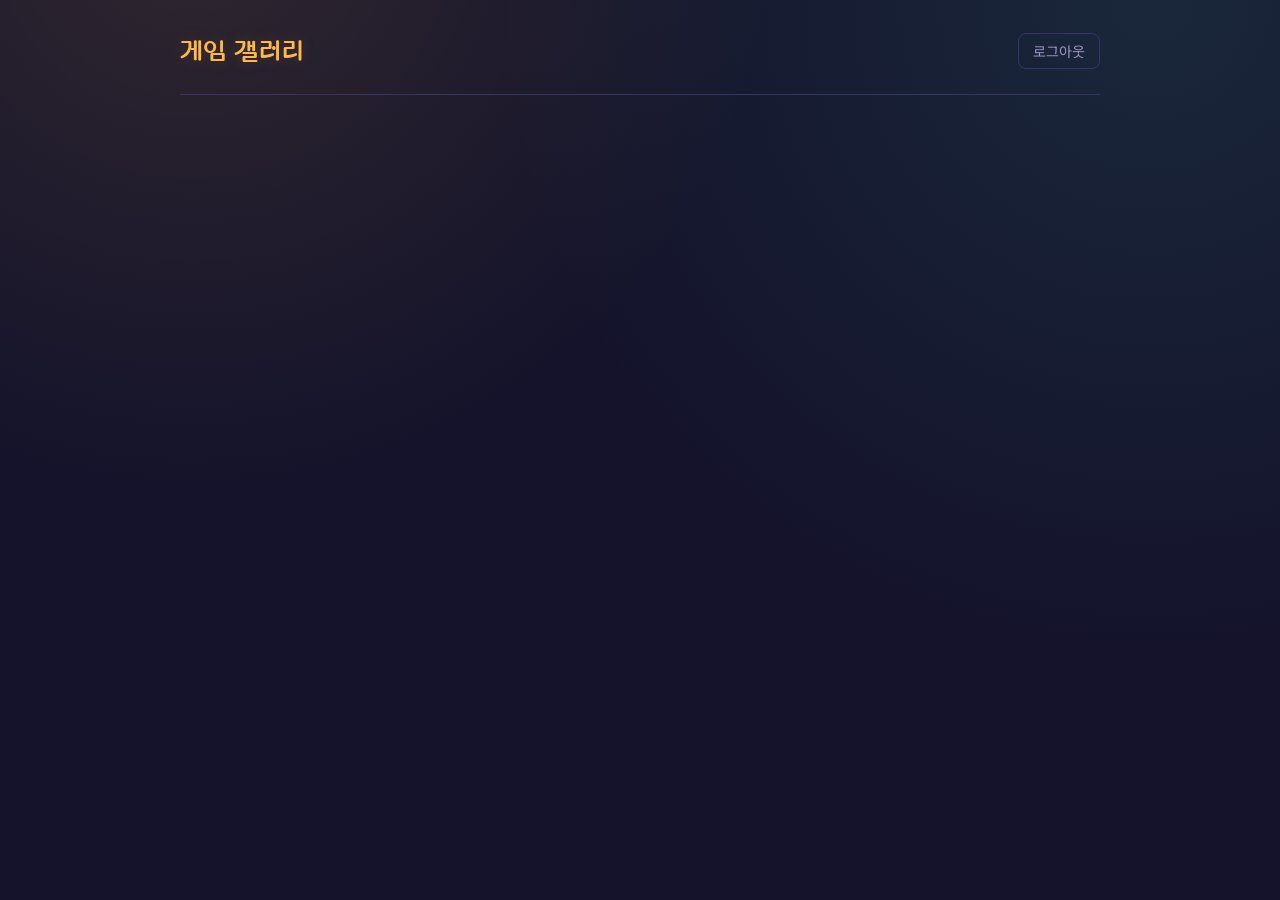
<file: index.html>
<!DOCTYPE html>
<html lang="ko">
<head>
  <meta charset="UTF-8">
  <meta name="viewport" content="width=device-width, initial-scale=1">
  <title>게임 갤러리</title>
  <link rel="preconnect" href="https://fonts.googleapis.com">
  <link href="https://fonts.googleapis.com/css2?family=Gugi&family=Noto+Sans+KR:wght@400;500;700&display=swap" rel="stylesheet">
  <link rel="stylesheet" href="style.css">
</head>
<body>

  <div class="page">
    <div class="navbar">
      <h2>게임 갤러리</h2>
      <div class="navbar-right">
        <span id="user-email"></span>
        <button id="logout-btn" class="btn-ghost btn-small">로그아웃</button>
      </div>
    </div>

    <ul id="game-list" class="game-grid"></ul>

    <div id="unity-container" style="display:none;">
      <canvas id="unity-canvas"></canvas>
    </div>

    <div id="comments-section" style="display:none;">
      <h3>댓글</h3>
      <ul id="comment-list"></ul>
      <div class="comment-form">
        <input id="comment-input" type="text" placeholder="댓글을 남겨보세요">
        <button id="comment-submit" class="btn-primary" style="width:auto;">등록</button>
      </div>
    </div>
  </div>

  <script type="module">
    import { neon } from './neonClient.js';

    let currentGameId = null;

    const { data } = await neon.auth.getSession();
    if (!data?.session) {
      location.href = 'login.html';
    }
    document.getElementById('user-email').textContent = data.session.user.email;

    document.getElementById('logout-btn').onclick = async () => {
      await neon.auth.signOut();
      location.href = 'login.html';
    };

    async function loadGameList() {
      const { data: games, error } = await neon.from('games').select();
      if (error) { console.error(error); return; }

      const list = document.getElementById('game-list');
      list.innerHTML = '';

      if (!games?.length) {
        list.innerHTML = '<li class="empty-state" style="grid-column:1/-1;">아직 등록된 게임이 없어요. 관리자가 곧 추가할 예정이에요.</li>';
        return;
      }

      games.forEach(g => {
        const li = document.createElement('li');
        const card = document.createElement('button');
        card.className = 'game-card';
        card.innerHTML = `
          <div class="marquee"></div>
          <div class="title">${g.title}</div>
          <div class="desc">${g.description || '플레이해보세요'}</div>
        `;
        card.onclick = () => playGame(g);
        li.appendChild(card);
        list.appendChild(li);
      });
    }

    function playGame(game) {
      currentGameId = game.id;
      document.getElementById('unity-container').style.display = 'block';
      document.getElementById('comments-section').style.display = 'block';

      const config = {
        dataUrl: game.data_url,
        frameworkUrl: game.framework_url,
        codeUrl: game.code_url,
        streamingAssetsUrl: 'StreamingAssets',
        companyName: 'MyCompany',
        productName: game.title,
        productVersion: '1.0',
      };

      const canvas = document.querySelector('#unity-canvas');
      const script = document.createElement('script');
      script.src = game.loader_url;
      script.onload = () => {
        createUnityInstance(canvas, config).catch(err => alert(err));
      };
      document.body.appendChild(script);

      document.getElementById('unity-container').scrollIntoView({ behavior: 'smooth' });
      loadComments();
    }

    // Unity 쪽에서 SendMessage('WebGameBridge', 'RecordScore', '123') 형태로 호출
    window.RecordScore = async (scoreValue) => {
      if (!currentGameId) return;
      const score = parseInt(scoreValue, 10);
      if (Number.isNaN(score)) return;

      const { error } = await neon.from('scores').insert({ game_id: currentGameId, score });
      if (error) console.error(error);
    };

    document.getElementById('comment-submit').onclick = async () => {
      const input = document.getElementById('comment-input');
      const content = input.value.trim();
      if (!content || !currentGameId) return;

      const { error } = await neon.from('comments').insert({ game_id: currentGameId, content });
      if (error) return alert(error.message);

      input.value = '';
      loadComments();
    };

    async function loadComments() {
      if (!currentGameId) return;
      const { data: comments, error } = await neon
        .from('comments')
        .select()
        .eq('game_id', currentGameId);
      if (error) { console.error(error); return; }

      const list = document.getElementById('comment-list');
      list.innerHTML = '';

      if (!comments?.length) {
        list.innerHTML = '<li style="color:var(--text-muted); border-bottom:none;">아직 댓글이 없어요. 첫 댓글을 남겨보세요.</li>';
        return;
      }

      comments.forEach(c => {
        const li = document.createElement('li');
        li.textContent = c.content;
        list.appendChild(li);
      });
    }

    loadGameList();
  </script>

</body>
</html>
</file>
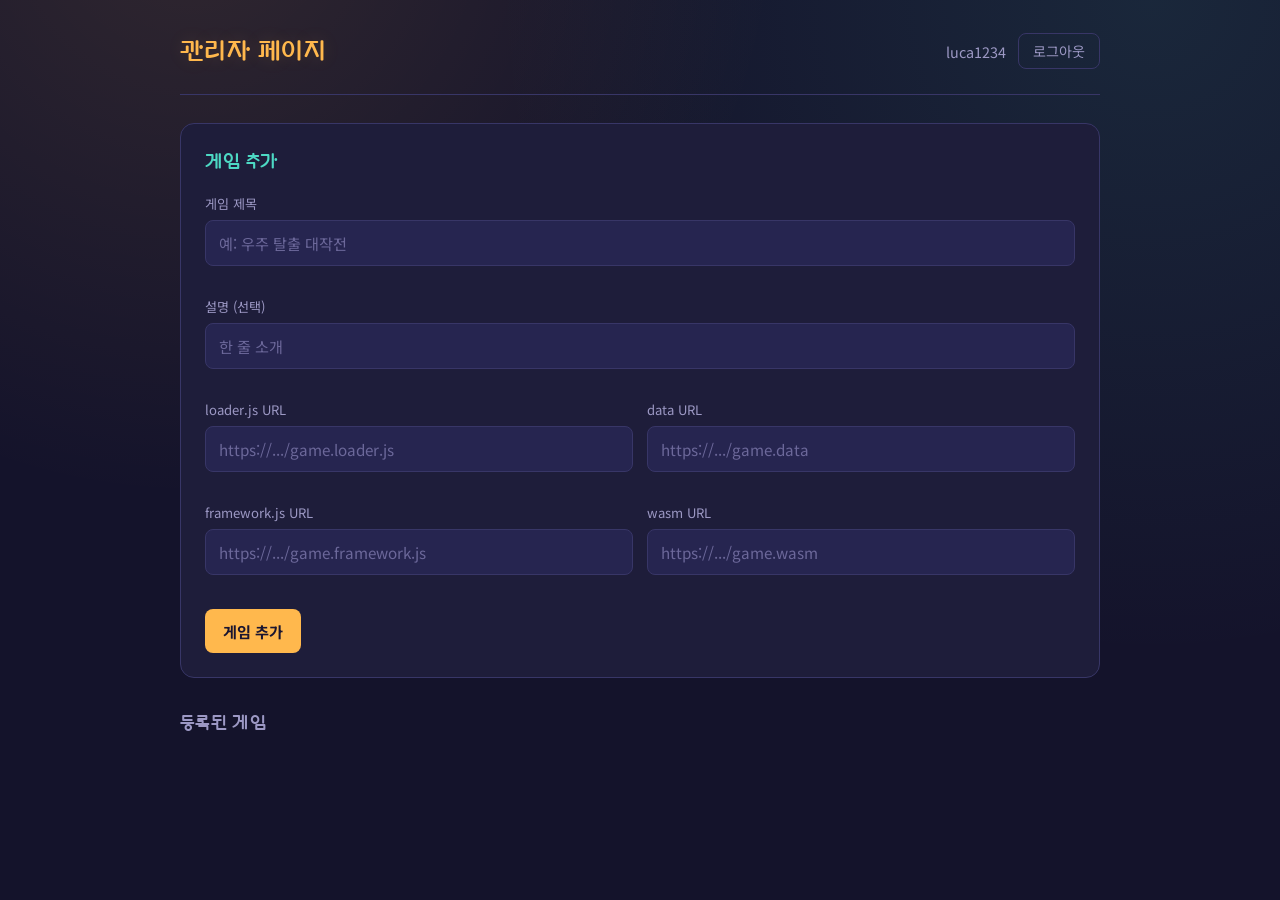
<file: admin.html>
<!DOCTYPE html>
<html lang="ko">
<head>
  <meta charset="UTF-8">
  <meta name="viewport" content="width=device-width, initial-scale=1">
  <title>관리자 · 게임 갤러리</title>
  <link rel="preconnect" href="https://fonts.googleapis.com">
  <link href="https://fonts.googleapis.com/css2?family=Gugi&family=Noto+Sans+KR:wght@400;500;700&display=swap" rel="stylesheet">
  <link rel="stylesheet" href="style.css">
</head>
<body>

  <div class="page">
    <div class="navbar">
      <h2>관리자 페이지</h2>
      <div class="navbar-right">
        <span>luca1234</span>
        <button id="logout-btn" class="btn-ghost btn-small">로그아웃</button>
      </div>
    </div>

    <div class="form-card">
      <h3>게임 추가</h3>
      <div class="form-grid">
        <div class="field full">
          <label for="title">게임 제목</label>
          <input id="title" type="text" placeholder="예: 우주 탈출 대작전">
        </div>
        <div class="field full">
          <label for="description">설명 (선택)</label>
          <input id="description" type="text" placeholder="한 줄 소개">
        </div>
        <div class="field">
          <label for="loaderUrl">loader.js URL</label>
          <input id="loaderUrl" type="text" placeholder="https://.../game.loader.js">
        </div>
        <div class="field">
          <label for="dataUrl">data URL</label>
          <input id="dataUrl" type="text" placeholder="https://.../game.data">
        </div>
        <div class="field">
          <label for="frameworkUrl">framework.js URL</label>
          <input id="frameworkUrl" type="text" placeholder="https://.../game.framework.js">
        </div>
        <div class="field">
          <label for="codeUrl">wasm URL</label>
          <input id="codeUrl" type="text" placeholder="https://.../game.wasm">
        </div>
      </div>
      <button id="add-btn" class="btn-primary" style="width:auto;">게임 추가</button>
    </div>

    <section>
      <h3>등록된 게임</h3>
      <ul id="game-list" class="manage-list"></ul>
    </section>
  </div>

  <script type="module">
    import { neon, ADMIN_EMAIL } from './neonClient.js';

    const { data } = await neon.auth.getSession();
    if (!data?.session || data.session.user.email !== ADMIN_EMAIL) {
      location.href = 'login.html';
    }

    document.getElementById('logout-btn').onclick = async () => {
      await neon.auth.signOut();
      location.href = 'login.html';
    };

    document.getElementById('add-btn').onclick = async () => {
      const payload = {
        title: document.getElementById('title').value.trim(),
        description: document.getElementById('description').value.trim(),
        loader_url: document.getElementById('loaderUrl').value.trim(),
        data_url: document.getElementById('dataUrl').value.trim(),
        framework_url: document.getElementById('frameworkUrl').value.trim(),
        code_url: document.getElementById('codeUrl').value.trim(),
      };

      if (!payload.title || !payload.loader_url || !payload.data_url || !payload.framework_url || !payload.code_url) {
        alert('제목과 4개 URL은 모두 필수입니다.');
        return;
      }

      const { error } = await neon.from('games').insert(payload);
      if (error) return alert(error.message);

      ['title','description','loaderUrl','dataUrl','frameworkUrl','codeUrl']
        .forEach(id => document.getElementById(id).value = '');
      loadGames();
    };

    async function loadGames() {
      const { data: games, error } = await neon.from('games').select();
      if (error) { console.error(error); return; }

      const list = document.getElementById('game-list');
      list.innerHTML = '';

      if (!games?.length) {
        list.innerHTML = '<li class="empty-state" style="width:100%;">아직 등록된 게임이 없어요.</li>';
        return;
      }

      games.forEach(g => {
        const li = document.createElement('li');

        const span = document.createElement('span');
        span.className = 'game-title';
        span.textContent = g.title;

        const delBtn = document.createElement('button');
        delBtn.className = 'btn-danger';
        delBtn.textContent = '삭제';
        delBtn.onclick = async () => {
          if (!confirm(`"${g.title}" 삭제할까요?`)) return;
          await neon.from('games').delete().eq('id', g.id);
          loadGames();
        };

        li.appendChild(span);
        li.appendChild(delBtn);
        list.appendChild(li);
      });
    }

    loadGames();
  </script>

</body>
</html>
</file>
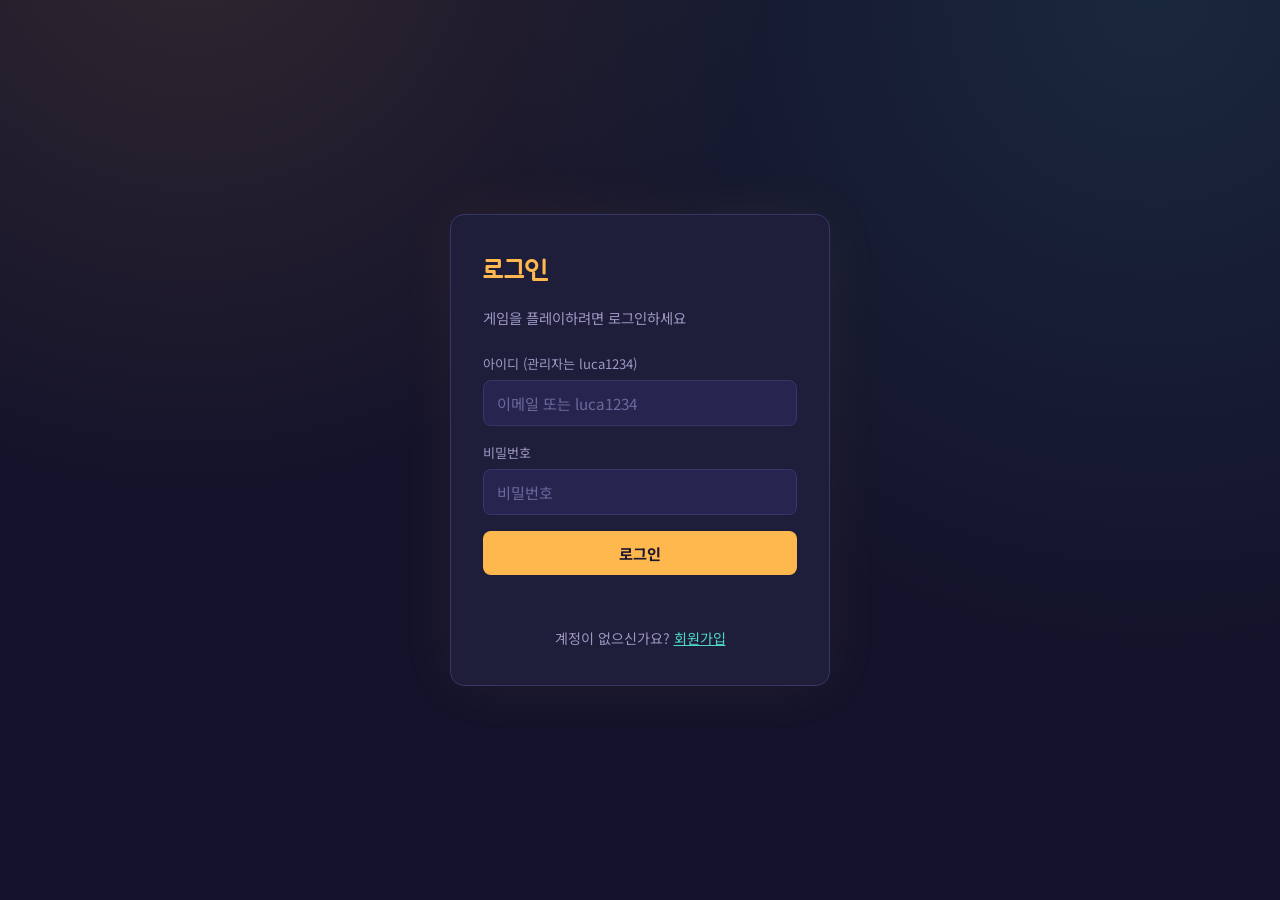
<file: login.html>
<!DOCTYPE html>
<html lang="ko">
<head>
  <meta charset="UTF-8">
  <meta name="viewport" content="width=device-width, initial-scale=1">
  <title>로그인 · 게임 갤러리</title>
  <link rel="preconnect" href="https://fonts.googleapis.com">
  <link href="https://fonts.googleapis.com/css2?family=Gugi&family=Noto+Sans+KR:wght@400;500;700&display=swap" rel="stylesheet">
  <link rel="stylesheet" href="style.css">
</head>
<body>

  <div class="page-narrow">
    <div class="auth-card">
      <h2>로그인</h2>
      <p class="subtitle">게임을 플레이하려면 로그인하세요</p>

      <div class="field">
        <label for="email">아이디 (관리자는 luca1234)</label>
        <input id="email" type="text" placeholder="이메일 또는 luca1234">
      </div>
      <div class="field">
        <label for="password">비밀번호</label>
        <input id="password" type="password" placeholder="비밀번호">
      </div>

      <button id="login-btn" class="btn-primary">로그인</button>
      <p id="msg"></p>

      <div class="auth-footer">
        계정이 없으신가요? <a href="signup.html">회원가입</a>
      </div>
    </div>
  </div>

  <script type="module">
    import { neon, ADMIN_EMAIL } from './neonClient.js';

    const msg = document.getElementById('msg');

    function toRealEmail(input) {
      return input === 'luca1234' ? ADMIN_EMAIL : input;
    }

    function redirectByRole(email) {
      location.href = (email === ADMIN_EMAIL) ? 'admin.html' : 'index.html';
    }

    (async () => {
      const { data } = await neon.auth.getSession();
      if (data?.session) redirectByRole(data.session.user.email);
    })();

    document.getElementById('login-btn').onclick = async () => {
      const rawInput = document.getElementById('email').value.trim();
      const password = document.getElementById('password').value;

      if (!rawInput || !password) {
        msg.className = '';
        msg.textContent = '아이디(이메일)와 비밀번호를 입력하세요.';
        return;
      }

      const email = toRealEmail(rawInput);
      const { error } = await neon.auth.signIn.email({ email, password });

      if (error) {
        msg.className = '';
        msg.textContent = '아이디 또는 비밀번호가 올바르지 않습니다.';
        return;
      }

      redirectByRole(email);
    };
  </script>

</body>
</html>
</file>
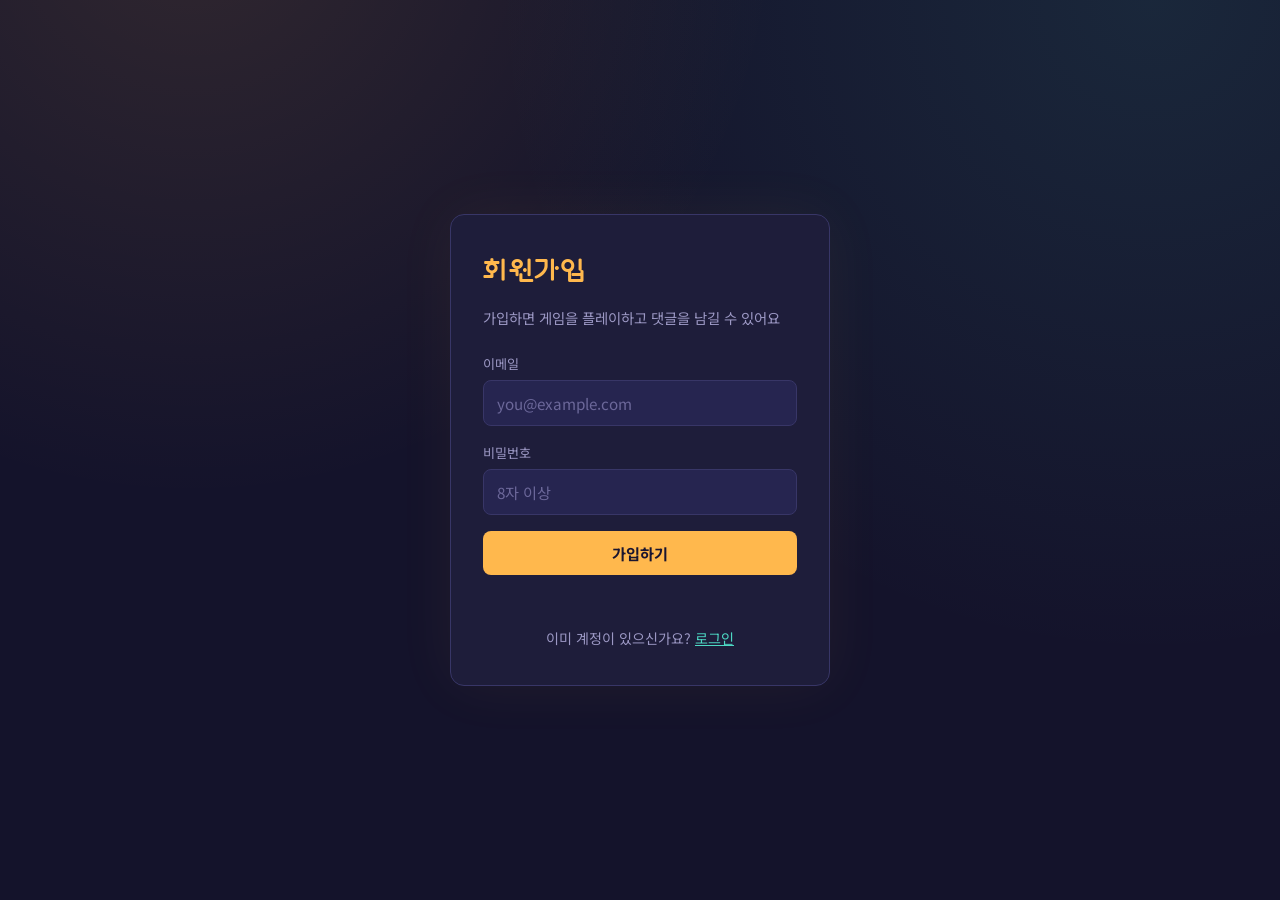
<file: signup.html>
<!DOCTYPE html>
<html lang="ko">
<head>
  <meta charset="UTF-8">
  <meta name="viewport" content="width=device-width, initial-scale=1">
  <title>회원가입 · 게임 갤러리</title>
  <link rel="preconnect" href="https://fonts.googleapis.com">
  <link href="https://fonts.googleapis.com/css2?family=Gugi&family=Noto+Sans+KR:wght@400;500;700&display=swap" rel="stylesheet">
  <link rel="stylesheet" href="style.css">
</head>
<body>

  <div class="page-narrow">
    <div class="auth-card">
      <h2>회원가입</h2>
      <p class="subtitle">가입하면 게임을 플레이하고 댓글을 남길 수 있어요</p>

      <div class="field">
        <label for="email">이메일</label>
        <input id="email" type="email" placeholder="you@example.com">
      </div>
      <div class="field">
        <label for="password">비밀번호</label>
        <input id="password" type="password" placeholder="8자 이상">
      </div>

      <button id="signup-btn" class="btn-primary">가입하기</button>
      <p id="msg"></p>

      <div class="auth-footer">
        이미 계정이 있으신가요? <a href="login.html">로그인</a>
      </div>
    </div>
  </div>

  <script type="module">
    import { neon } from './neonClient.js';

    const msg = document.getElementById('msg');

    document.getElementById('signup-btn').onclick = async () => {
      const email = document.getElementById('email').value.trim();
      const password = document.getElementById('password').value;

      if (!email || !password) {
        msg.className = '';
        msg.textContent = '이메일과 비밀번호를 입력하세요.';
        return;
      }

      const { error } = await neon.auth.signUp.email({ email, password });

      if (error) {
        msg.className = '';
        msg.textContent = error.message;
        return;
      }

      msg.className = 'success';
      msg.textContent = '가입 완료! 로그인 페이지로 이동합니다...';
      setTimeout(() => location.href = 'login.html', 1200);
    };
  </script>

</body>
</html>
</file>
<file: style.css>
/* ================= Tokens ================= */
:root {
  --bg: #14132b;
  --surface: #1e1d3a;
  --surface-2: #262550;
  --border: #383667;
  --text: #f5f3ff;
  --text-muted: #9c98c4;
  --accent: #ffb84d;
  --accent-soft: rgba(255, 184, 77, 0.15);
  --accent-2: #4dd9c4;
  --danger: #ff6b6b;
  --radius: 14px;
}

* { box-sizing: border-box; }

body {
  margin: 0;
  background: var(--bg);
  background-image:
    radial-gradient(circle at 15% -10%, rgba(255, 184, 77, 0.12), transparent 40%),
    radial-gradient(circle at 90% 0%, rgba(77, 217, 196, 0.10), transparent 45%);
  color: var(--text);
  font-family: 'Noto Sans KR', sans-serif;
  line-height: 1.6;
  min-height: 100vh;
}

h1, h2, h3 {
  font-family: 'Gugi', 'Noto Sans KR', sans-serif;
  font-weight: 400;
  margin: 0;
  letter-spacing: 0.02em;
}

a { color: var(--accent-2); }

/* ================= Layout shells ================= */
.page {
  max-width: 960px;
  margin: 0 auto;
  padding: 32px 20px 64px;
}

.page-narrow {
  max-width: 420px;
  margin: 0 auto;
  padding: 0 20px;
  min-height: 100vh;
  display: flex;
  flex-direction: column;
  justify-content: center;
}

.navbar {
  display: flex;
  justify-content: space-between;
  align-items: center;
  padding-bottom: 24px;
  margin-bottom: 28px;
  border-bottom: 1px solid var(--border);
}

.navbar h2 {
  font-size: 1.5rem;
  color: var(--accent);
  text-shadow: 0 0 18px var(--accent-soft);
}

.navbar-right {
  display: flex;
  align-items: center;
  gap: 12px;
  color: var(--text-muted);
  font-size: 0.9rem;
}

/* ================= Auth card ================= */
.auth-card {
  background: var(--surface);
  border: 1px solid var(--border);
  border-radius: var(--radius);
  padding: 36px 32px;
  box-shadow: 0 0 60px rgba(255, 184, 77, 0.06);
}

.auth-card h2 {
  font-size: 1.6rem;
  color: var(--accent);
  margin-bottom: 6px;
}

.auth-card .subtitle {
  color: var(--text-muted);
  font-size: 0.9rem;
  margin-bottom: 24px;
}

.field {
  margin-bottom: 16px;
}

.field label {
  display: block;
  font-size: 0.82rem;
  color: var(--text-muted);
  margin-bottom: 6px;
}

.auth-footer {
  margin-top: 18px;
  font-size: 0.88rem;
  color: var(--text-muted);
  text-align: center;
}

/* ================= Form controls ================= */
input[type="text"],
input[type="email"],
input[type="password"],
input:not([type]) {
  width: 100%;
  padding: 11px 13px;
  background: var(--surface-2);
  border: 1px solid var(--border);
  border-radius: 8px;
  color: var(--text);
  font-family: inherit;
  font-size: 0.95rem;
  outline: none;
  transition: border-color 0.15s ease;
}

input:focus {
  border-color: var(--accent);
}

input::placeholder { color: #6c689a; }

input:disabled {
  color: var(--text-muted);
  opacity: 0.7;
}

button {
  font-family: inherit;
  font-size: 0.95rem;
  border: none;
  border-radius: 8px;
  padding: 11px 18px;
  cursor: pointer;
  transition: transform 0.1s ease, opacity 0.15s ease;
}

button:active { transform: scale(0.98); }

.btn-primary {
  width: 100%;
  background: var(--accent);
  color: #1a1530;
  font-weight: 700;
}

.btn-primary:hover { opacity: 0.9; }

.btn-ghost {
  background: transparent;
  border: 1px solid var(--border);
  color: var(--text-muted);
}

.btn-ghost:hover { border-color: var(--accent-2); color: var(--accent-2); }

.btn-danger {
  background: transparent;
  border: 1px solid var(--danger);
  color: var(--danger);
  padding: 6px 12px;
  font-size: 0.85rem;
}

.btn-danger:hover { background: rgba(255, 107, 107, 0.12); }

.btn-small {
  padding: 7px 14px;
  font-size: 0.88rem;
}

#msg {
  min-height: 20px;
  font-size: 0.88rem;
  margin-top: 14px;
  color: var(--danger);
}

#msg.success { color: var(--accent-2); }

/* ================= Admin form card ================= */
.form-card {
  background: var(--surface);
  border: 1px solid var(--border);
  border-radius: var(--radius);
  padding: 24px;
  margin-bottom: 32px;
}

.form-card h3 {
  font-size: 1.1rem;
  color: var(--accent-2);
  margin-bottom: 16px;
}

.form-grid {
  display: grid;
  grid-template-columns: 1fr 1fr;
  gap: 14px;
  margin-bottom: 18px;
}

.form-grid .field.full { grid-column: 1 / -1; }

section h3 {
  font-size: 1.05rem;
  color: var(--text-muted);
  margin-bottom: 14px;
}

/* ================= Game list (admin) ================= */
.manage-list {
  list-style: none;
  padding: 0;
  margin: 0;
  display: flex;
  flex-direction: column;
  gap: 10px;
}

.manage-list li {
  display: flex;
  justify-content: space-between;
  align-items: center;
  background: var(--surface);
  border: 1px solid var(--border);
  border-radius: 10px;
  padding: 12px 16px;
}

.manage-list .game-title { font-weight: 500; }

/* ================= Game grid (player view) ================= */
.game-grid {
  display: grid;
  grid-template-columns: repeat(auto-fill, minmax(200px, 1fr));
  gap: 16px;
  list-style: none;
  padding: 0;
  margin: 0 0 32px;
}

.game-card {
  position: relative;
  background: var(--surface);
  border: 1px solid var(--border);
  border-radius: var(--radius);
  padding: 20px 18px;
  cursor: pointer;
  text-align: left;
  color: var(--text);
  width: 100%;
  transition: border-color 0.15s ease, transform 0.15s ease;
}

.game-card:hover {
  border-color: var(--accent);
  transform: translateY(-3px);
}

.game-card .marquee {
  width: 34px;
  height: 6px;
  background: var(--accent);
  border-radius: 3px;
  margin-bottom: 14px;
  box-shadow: 0 0 12px var(--accent-soft);
}

.game-card .title {
  font-family: 'Gugi', sans-serif;
  font-size: 1rem;
  margin-bottom: 6px;
}

.game-card .desc {
  font-size: 0.82rem;
  color: var(--text-muted);
}

.empty-state {
  color: var(--text-muted);
  padding: 40px 0;
  text-align: center;
  border: 1px dashed var(--border);
  border-radius: var(--radius);
}

/* ================= Unity player ================= */
#unity-container {
  width: 100%;
  max-width: 960px;
  aspect-ratio: 16 / 10;
  margin-top: 12px;
  border-radius: var(--radius);
  overflow: hidden;
  border: 1px solid var(--border);
  box-shadow: 0 0 40px rgba(0, 0, 0, 0.4);
}

#unity-canvas {
  width: 100%;
  height: 100%;
  display: block;
  background: #0e0d1f;
}

/* ================= Comments ================= */
#comments-section {
  margin-top: 24px;
  background: var(--surface);
  border: 1px solid var(--border);
  border-radius: var(--radius);
  padding: 20px;
}

.comment-form {
  display: flex;
  gap: 10px;
  margin-top: 14px;
}

.comment-form input { flex: 1; }

#comment-list {
  list-style: none;
  padding: 0;
  margin: 0;
  display: flex;
  flex-direction: column;
  gap: 8px;
}

#comment-list li {
  border-bottom: 1px solid var(--border);
  padding: 10px 2px;
  font-size: 0.9rem;
}

#comment-list li:last-child { border-bottom: none; }

/* ================= Responsive ================= */
@media (max-width: 640px) {
  .form-grid { grid-template-columns: 1fr; }
  .navbar { flex-direction: column; align-items: flex-start; gap: 12px; }
}

/* ================= Accessibility ================= */
a:focus-visible,
button:focus-visible,
input:focus-visible {
  outline: 2px solid var(--accent-2);
  outline-offset: 2px;
}

@media (prefers-reduced-motion: reduce) {
  * { transition: none !important; }
}
</file>
